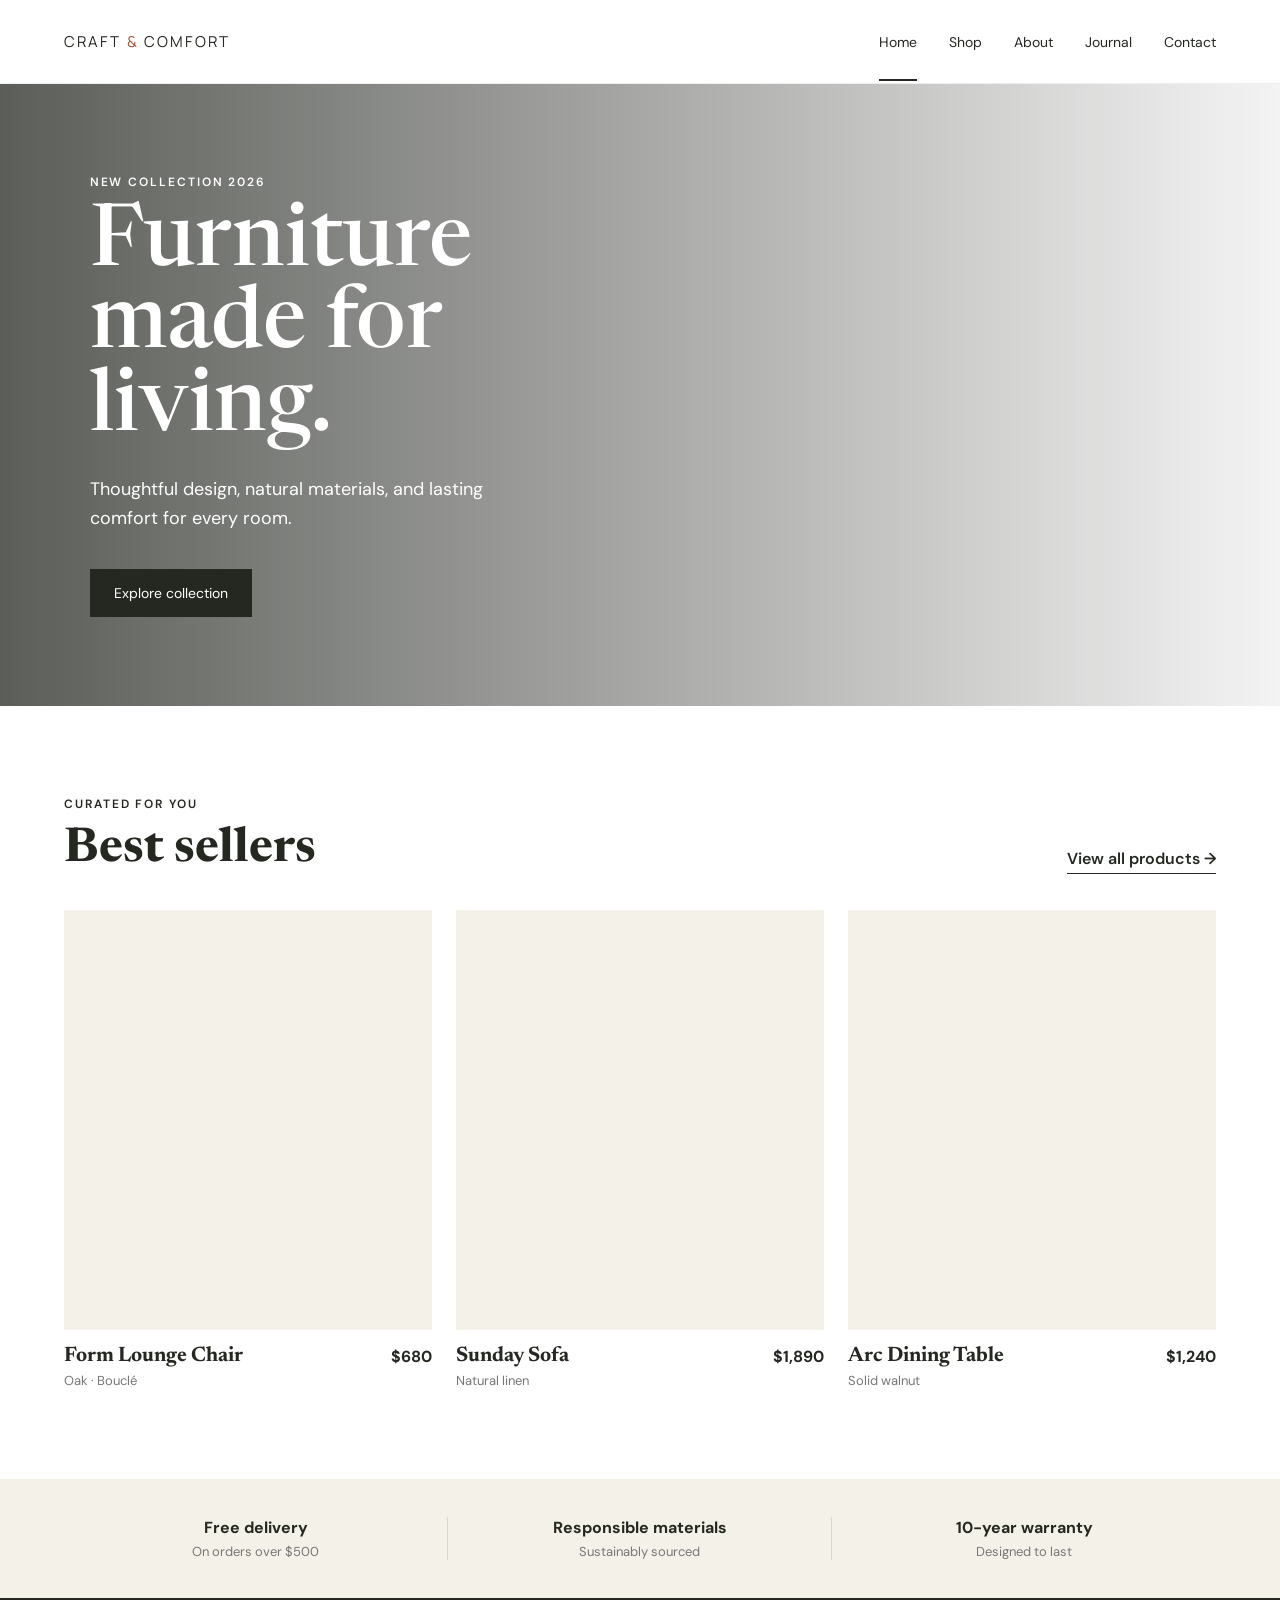
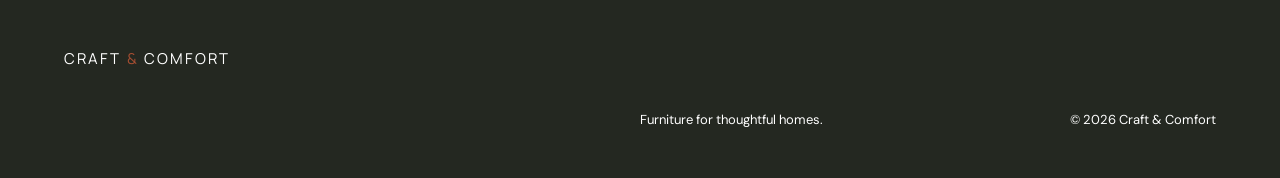
<file: index.html>
<!doctype html>
<html lang="en">
<head><meta charset="utf-8"><meta name="viewport" content="width=device-width,initial-scale=1"><meta name="description" content="Premium furniture for modern homes"><title>Craft & Comfort — Furniture</title><link rel="stylesheet" href="styles.css"></head>
<body>
<header class="header"><a class="logo" href="index.html">CRAFT <span>&amp;</span> COMFORT</a><button class="nav-toggle" aria-label="Toggle menu" aria-expanded="false">☰</button><nav class="nav"><a class="active" href="index.html">Home</a><a href="shop.html">Shop</a><a href="about.html">About</a><a href="blog.html">Journal</a><a href="contact.html">Contact</a></nav></header>
<main>
<section class="hero"><div class="hero-copy"><p class="eyebrow">NEW COLLECTION 2026</p><h1>Furniture made for living.</h1><p>Thoughtful design, natural materials, and lasting comfort for every room.</p><a class="button" href="shop.html">Explore collection</a></div></section>
<section class="section"><div class="section-heading"><div><p class="eyebrow">CURATED FOR YOU</p><h2>Best sellers</h2></div><a class="text-link" href="shop.html">View all products →</a></div><div class="grid products">
<article class="card"><a href="product.html"><div class="product-image chair"></div></a><div class="card-info"><div><h3>Form Lounge Chair</h3><p>Oak · Bouclé</p></div><strong>$680</strong></div></article>
<article class="card"><a href="product.html"><div class="product-image sofa"></div></a><div class="card-info"><div><h3>Sunday Sofa</h3><p>Natural linen</p></div><strong>$1,890</strong></div></article>
<article class="card"><a href="product.html"><div class="product-image table"></div></a><div class="card-info"><div><h3>Arc Dining Table</h3><p>Solid walnut</p></div><strong>$1,240</strong></div></article></div></section>
<section class="feature-strip"><div><strong>Free delivery</strong><span>On orders over $500</span></div><div><strong>Responsible materials</strong><span>Sustainably sourced</span></div><div><strong>10-year warranty</strong><span>Designed to last</span></div></section>
</main>
<footer class="footer"><a class="logo footer-logo" href="index.html">CRAFT <span>&amp;</span> COMFORT</a><p>Furniture for thoughtful homes.</p><p>© 2026 Craft &amp; Comfort</p></footer><script src="script.js"></script>
</body></html>
</file>
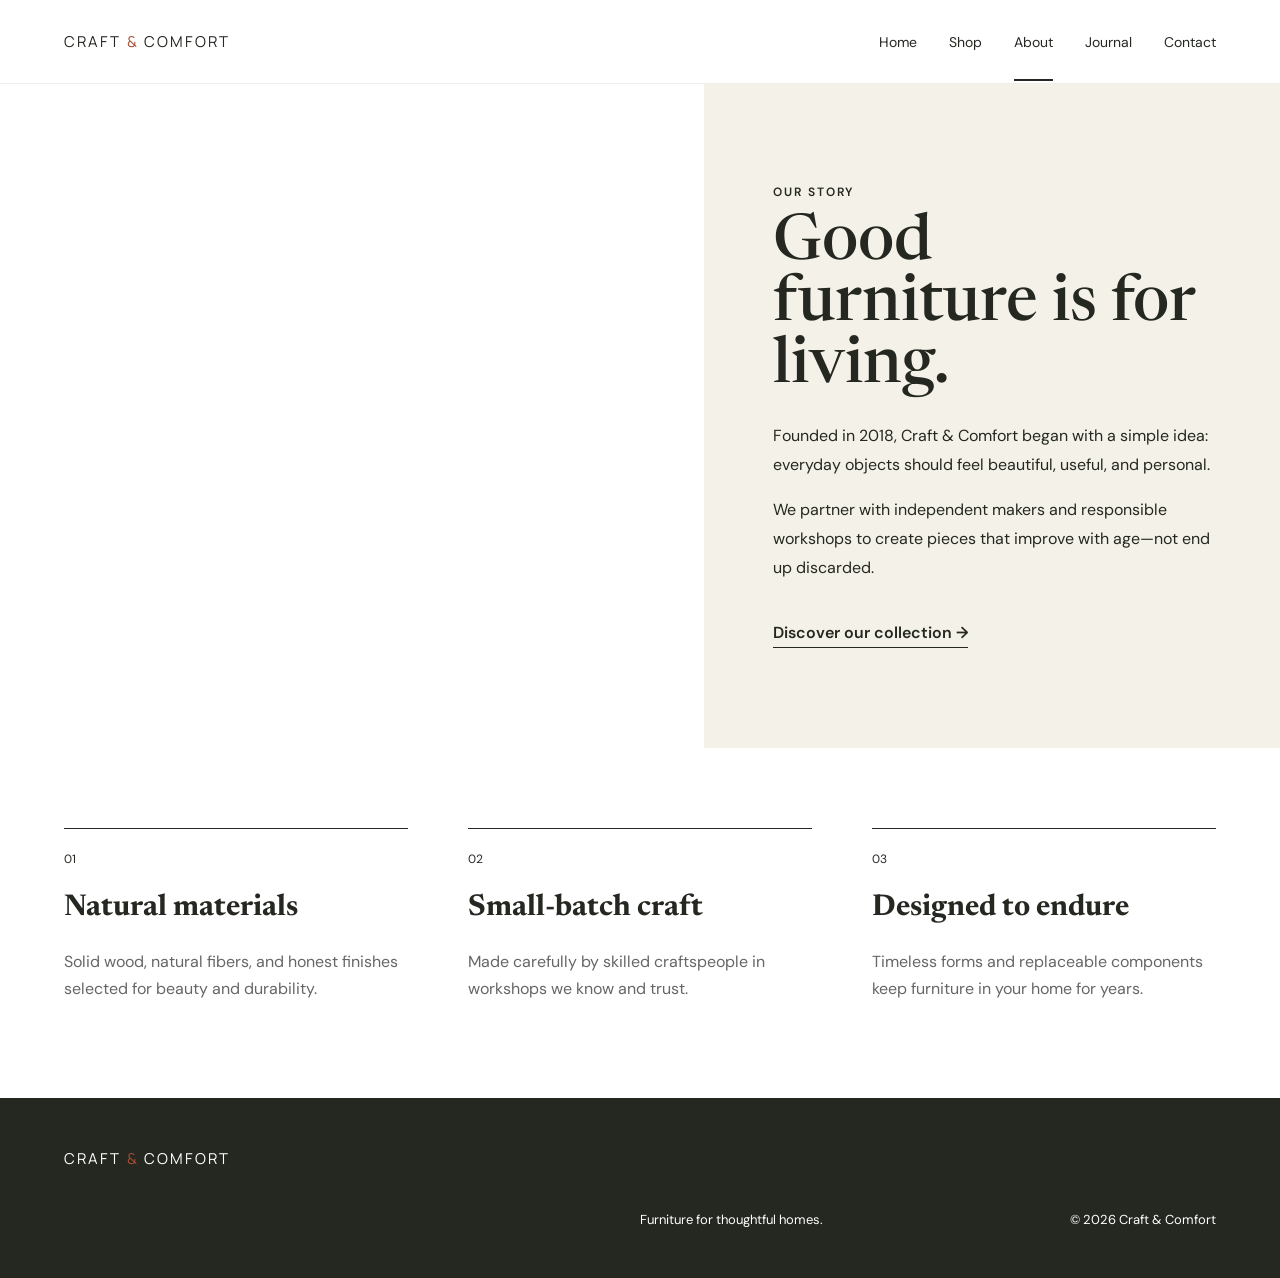
<file: about.html>
<!doctype html>
<html lang="en"><head><meta charset="utf-8"><meta name="viewport" content="width=device-width,initial-scale=1"><title>About — Craft & Comfort</title><link rel="stylesheet" href="styles.css"></head>
<body><header class="header"><a class="logo" href="index.html">CRAFT <span>&amp;</span> COMFORT</a><button class="nav-toggle" aria-label="Toggle menu" aria-expanded="false">☰</button><nav class="nav"><a href="index.html">Home</a><a href="shop.html">Shop</a><a class="active" href="about.html">About</a><a href="blog.html">Journal</a><a href="contact.html">Contact</a></nav></header>
<main><section class="story"><div class="story-image"></div><div class="story-copy"><p class="eyebrow">OUR STORY</p><h1>Good furniture is for living.</h1><p>Founded in 2018, Craft &amp; Comfort began with a simple idea: everyday objects should feel beautiful, useful, and personal.</p><p>We partner with independent makers and responsible workshops to create pieces that improve with age—not end up discarded.</p><a class="text-link" href="shop.html">Discover our collection →</a></div></section><section class="values"><article><span>01</span><h2>Natural materials</h2><p>Solid wood, natural fibers, and honest finishes selected for beauty and durability.</p></article><article><span>02</span><h2>Small-batch craft</h2><p>Made carefully by skilled craftspeople in workshops we know and trust.</p></article><article><span>03</span><h2>Designed to endure</h2><p>Timeless forms and replaceable components keep furniture in your home for years.</p></article></section></main>
<footer class="footer"><a class="logo footer-logo" href="index.html">CRAFT <span>&amp;</span> COMFORT</a><p>Furniture for thoughtful homes.</p><p>© 2026 Craft &amp; Comfort</p></footer><script src="script.js"></script></body></html>
</file>
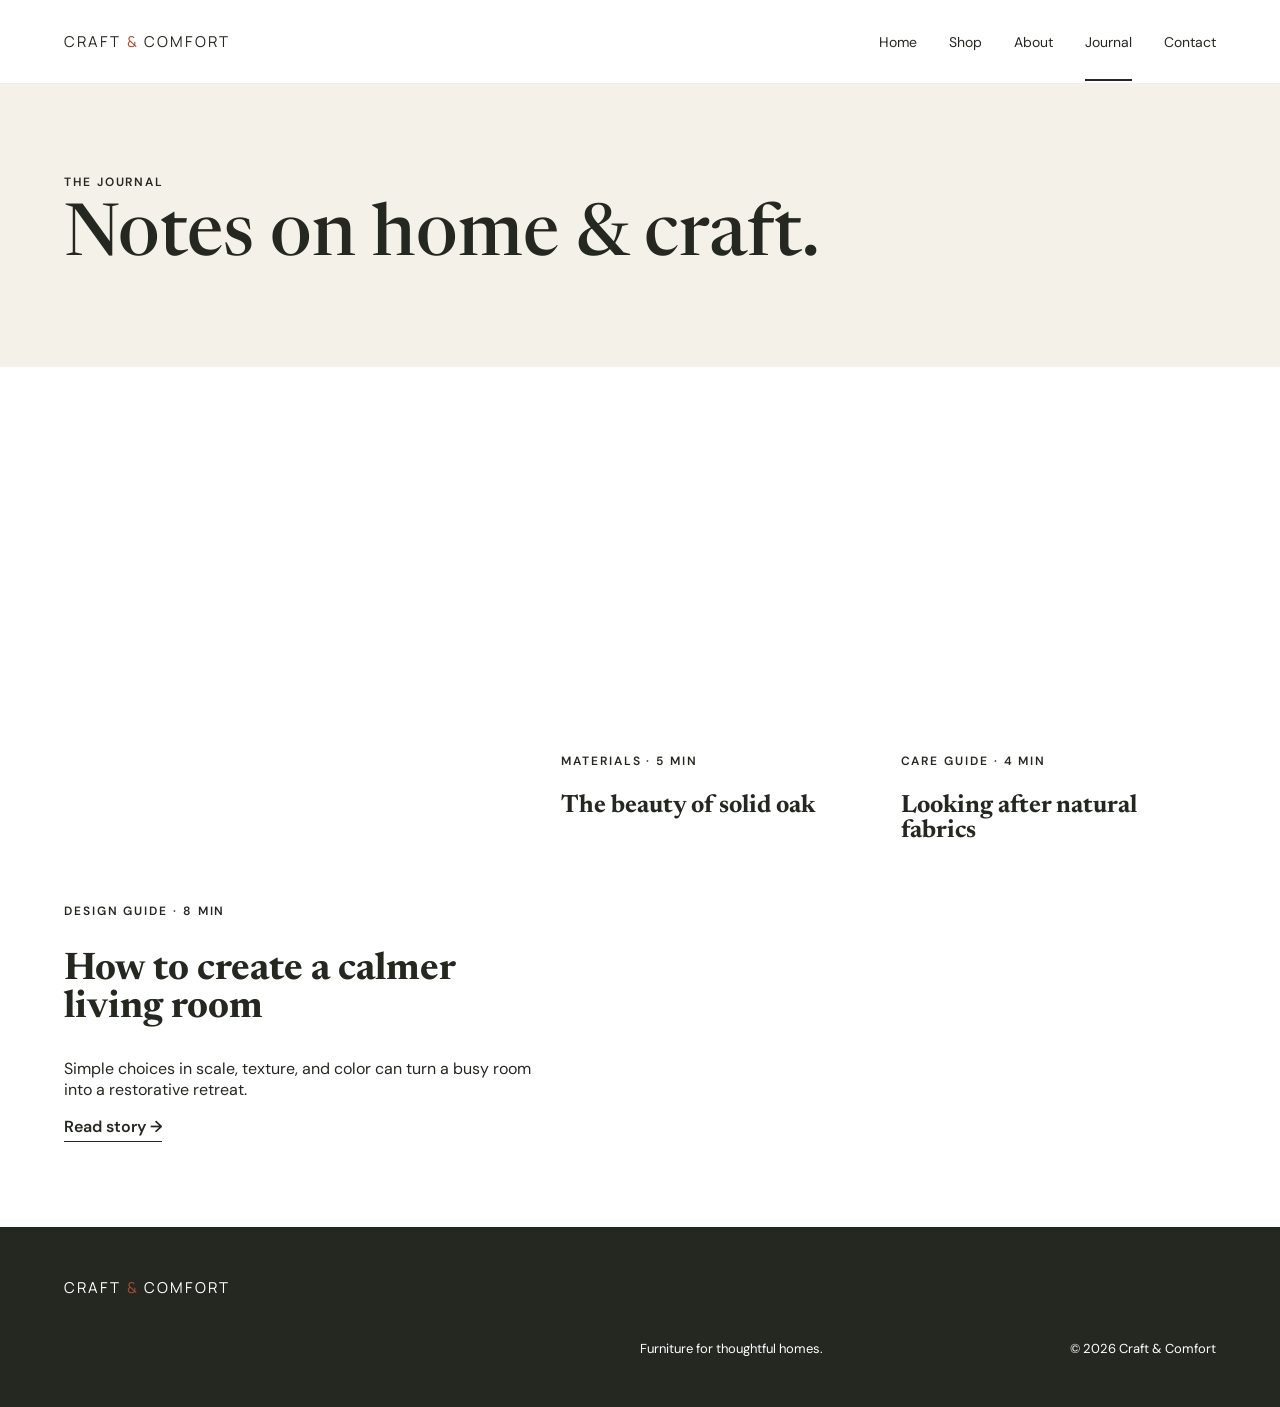
<file: blog.html>
<!doctype html>
<html lang="en"><head><meta charset="utf-8"><meta name="viewport" content="width=device-width,initial-scale=1"><title>Journal — Craft & Comfort</title><link rel="stylesheet" href="styles.css"></head>
<body><header class="header"><a class="logo" href="index.html">CRAFT <span>&amp;</span> COMFORT</a><button class="nav-toggle" aria-label="Toggle menu" aria-expanded="false">☰</button><nav class="nav"><a href="index.html">Home</a><a href="shop.html">Shop</a><a href="about.html">About</a><a class="active" href="blog.html">Journal</a><a href="contact.html">Contact</a></nav></header>
<main><section class="page-hero"><p class="eyebrow">THE JOURNAL</p><h1>Notes on home &amp; craft.</h1></section><section class="section"><div class="journal-grid"><article class="journal-card featured"><div class="journal-image journal-one"></div><div><p class="eyebrow">DESIGN GUIDE · 8 MIN</p><h2>How to create a calmer living room</h2><p>Simple choices in scale, texture, and color can turn a busy room into a restorative retreat.</p><a class="text-link" href="#">Read story →</a></div></article><article class="journal-card"><div class="journal-image journal-two"></div><p class="eyebrow">MATERIALS · 5 MIN</p><h3>The beauty of solid oak</h3></article><article class="journal-card"><div class="journal-image journal-three"></div><p class="eyebrow">CARE GUIDE · 4 MIN</p><h3>Looking after natural fabrics</h3></article></div></section></main>
<footer class="footer"><a class="logo footer-logo" href="index.html">CRAFT <span>&amp;</span> COMFORT</a><p>Furniture for thoughtful homes.</p><p>© 2026 Craft &amp; Comfort</p></footer><script src="script.js"></script></body></html>
</file>
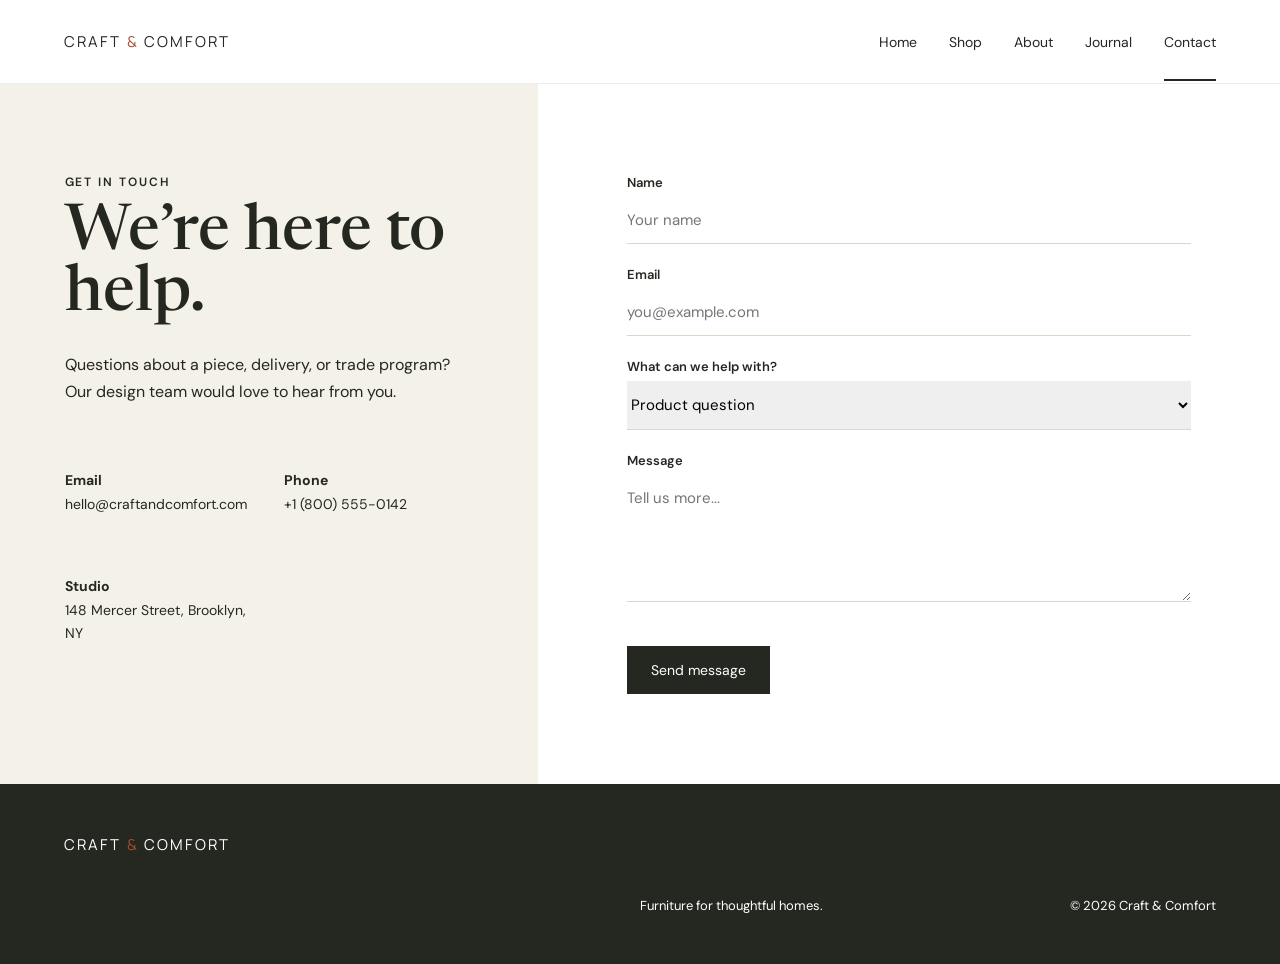
<file: contact.html>
<!doctype html>
<html lang="en"><head><meta charset="utf-8"><meta name="viewport" content="width=device-width,initial-scale=1"><title>Contact — Craft & Comfort</title><link rel="stylesheet" href="styles.css"></head>
<body><header class="header"><a class="logo" href="index.html">CRAFT <span>&amp;</span> COMFORT</a><button class="nav-toggle" aria-label="Toggle menu" aria-expanded="false">☰</button><nav class="nav"><a href="index.html">Home</a><a href="shop.html">Shop</a><a href="about.html">About</a><a href="blog.html">Journal</a><a class="active" href="contact.html">Contact</a></nav></header>
<main><section class="contact-page"><div class="contact-info"><p class="eyebrow">GET IN TOUCH</p><h1>We’re here to help.</h1><p>Questions about a piece, delivery, or trade program? Our design team would love to hear from you.</p><div class="contact-details"><p><strong>Email</strong><br>hello@craftandcomfort.com</p><p><strong>Phone</strong><br>+1 (800) 555-0142</p><p><strong>Studio</strong><br>148 Mercer Street, Brooklyn, NY</p></div></div><form class="contact-form"><label>Name<input type="text" name="name" placeholder="Your name" required></label><label>Email<input type="email" name="email" placeholder="you@example.com" required></label><label>What can we help with?<select name="topic"><option>Product question</option><option>Delivery &amp; returns</option><option>Trade program</option><option>Other</option></select></label><label>Message<textarea name="message" rows="5" placeholder="Tell us more..."></textarea></label><button class="button" type="submit">Send message</button></form></section></main>
<footer class="footer"><a class="logo footer-logo" href="index.html">CRAFT <span>&amp;</span> COMFORT</a><p>Furniture for thoughtful homes.</p><p>© 2026 Craft &amp; Comfort</p></footer><script src="script.js"></script></body></html>
</file>
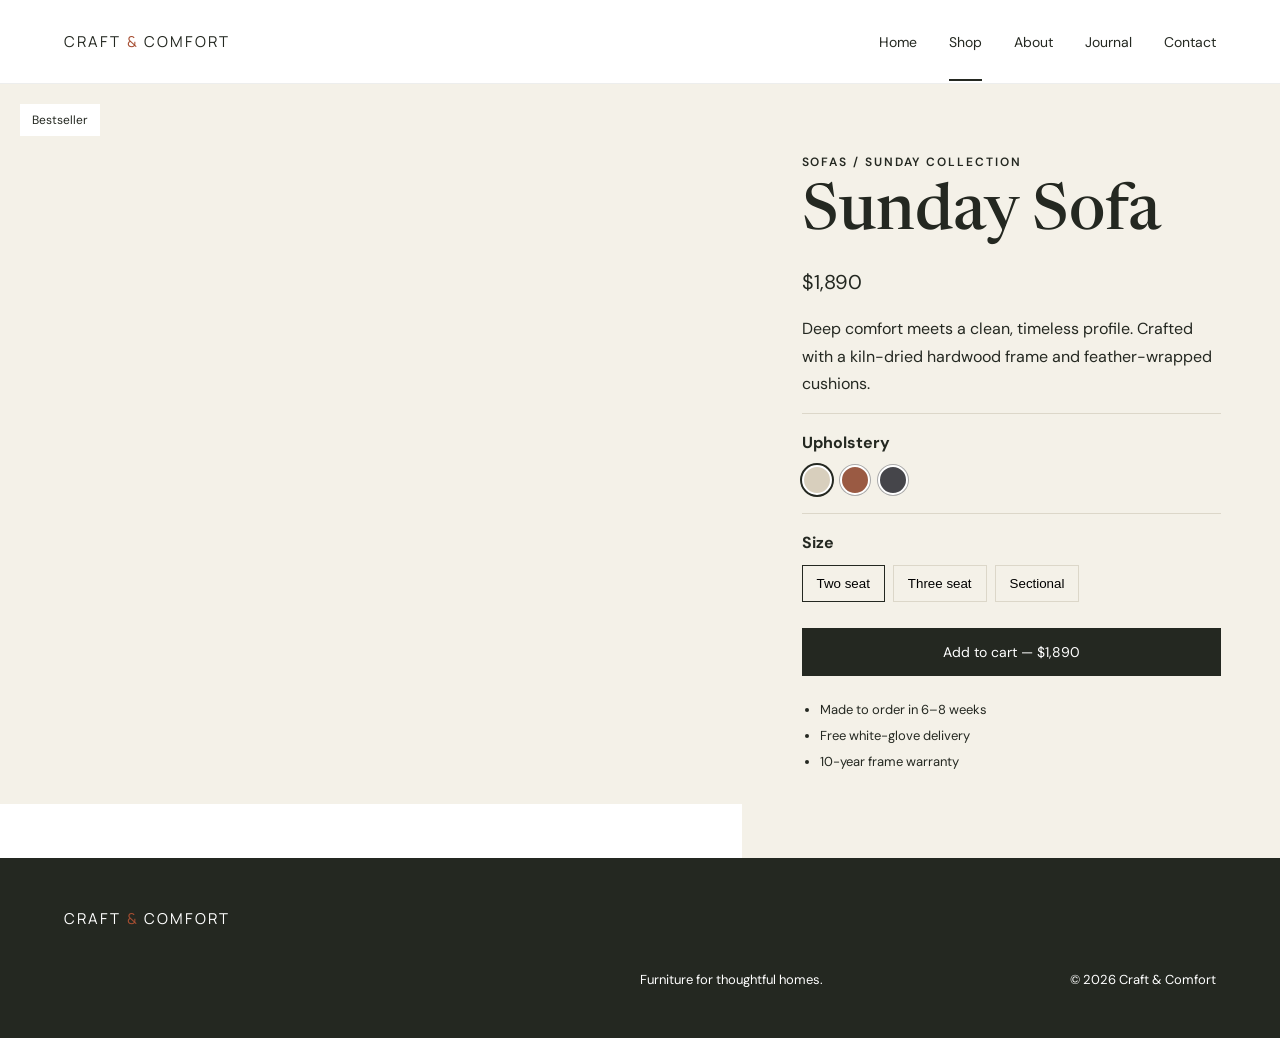
<file: product.html>
<!doctype html>
<html lang="en"><head><meta charset="utf-8"><meta name="viewport" content="width=device-width,initial-scale=1"><title>Sunday Sofa — Craft & Comfort</title><link rel="stylesheet" href="styles.css"></head>
<body><header class="header"><a class="logo" href="index.html">CRAFT <span>&amp;</span> COMFORT</a><button class="nav-toggle" aria-label="Toggle menu" aria-expanded="false">☰</button><nav class="nav"><a href="index.html">Home</a><a class="active" href="shop.html">Shop</a><a href="about.html">About</a><a href="blog.html">Journal</a><a href="contact.html">Contact</a></nav></header>
<main><section class="product-detail"><div class="detail-image sofa"><span class="badge">Bestseller</span></div><div class="detail-copy"><p class="eyebrow">SOFAS / SUNDAY COLLECTION</p><h1>Sunday Sofa</h1><p class="price">$1,890</p><p class="description">Deep comfort meets a clean, timeless profile. Crafted with a kiln-dried hardwood frame and feather-wrapped cushions.</p><div class="option"><strong>Upholstery</strong><div class="swatches"><button class="swatch cream active" aria-label="Natural linen"></button><button class="swatch rust" aria-label="Terracotta"></button><button class="swatch charcoal" aria-label="Charcoal"></button></div></div><div class="option"><strong>Size</strong><div class="sizes"><button class="active">Two seat</button><button>Three seat</button><button>Sectional</button></div></div><button class="button add-cart">Add to cart — $1,890</button><ul class="specs"><li>Made to order in 6–8 weeks</li><li>Free white-glove delivery</li><li>10-year frame warranty</li></ul></div></section></main>
<footer class="footer"><a class="logo footer-logo" href="index.html">CRAFT <span>&amp;</span> COMFORT</a><p>Furniture for thoughtful homes.</p><p>© 2026 Craft &amp; Comfort</p></footer><script src="script.js"></script></body></html>
</file>
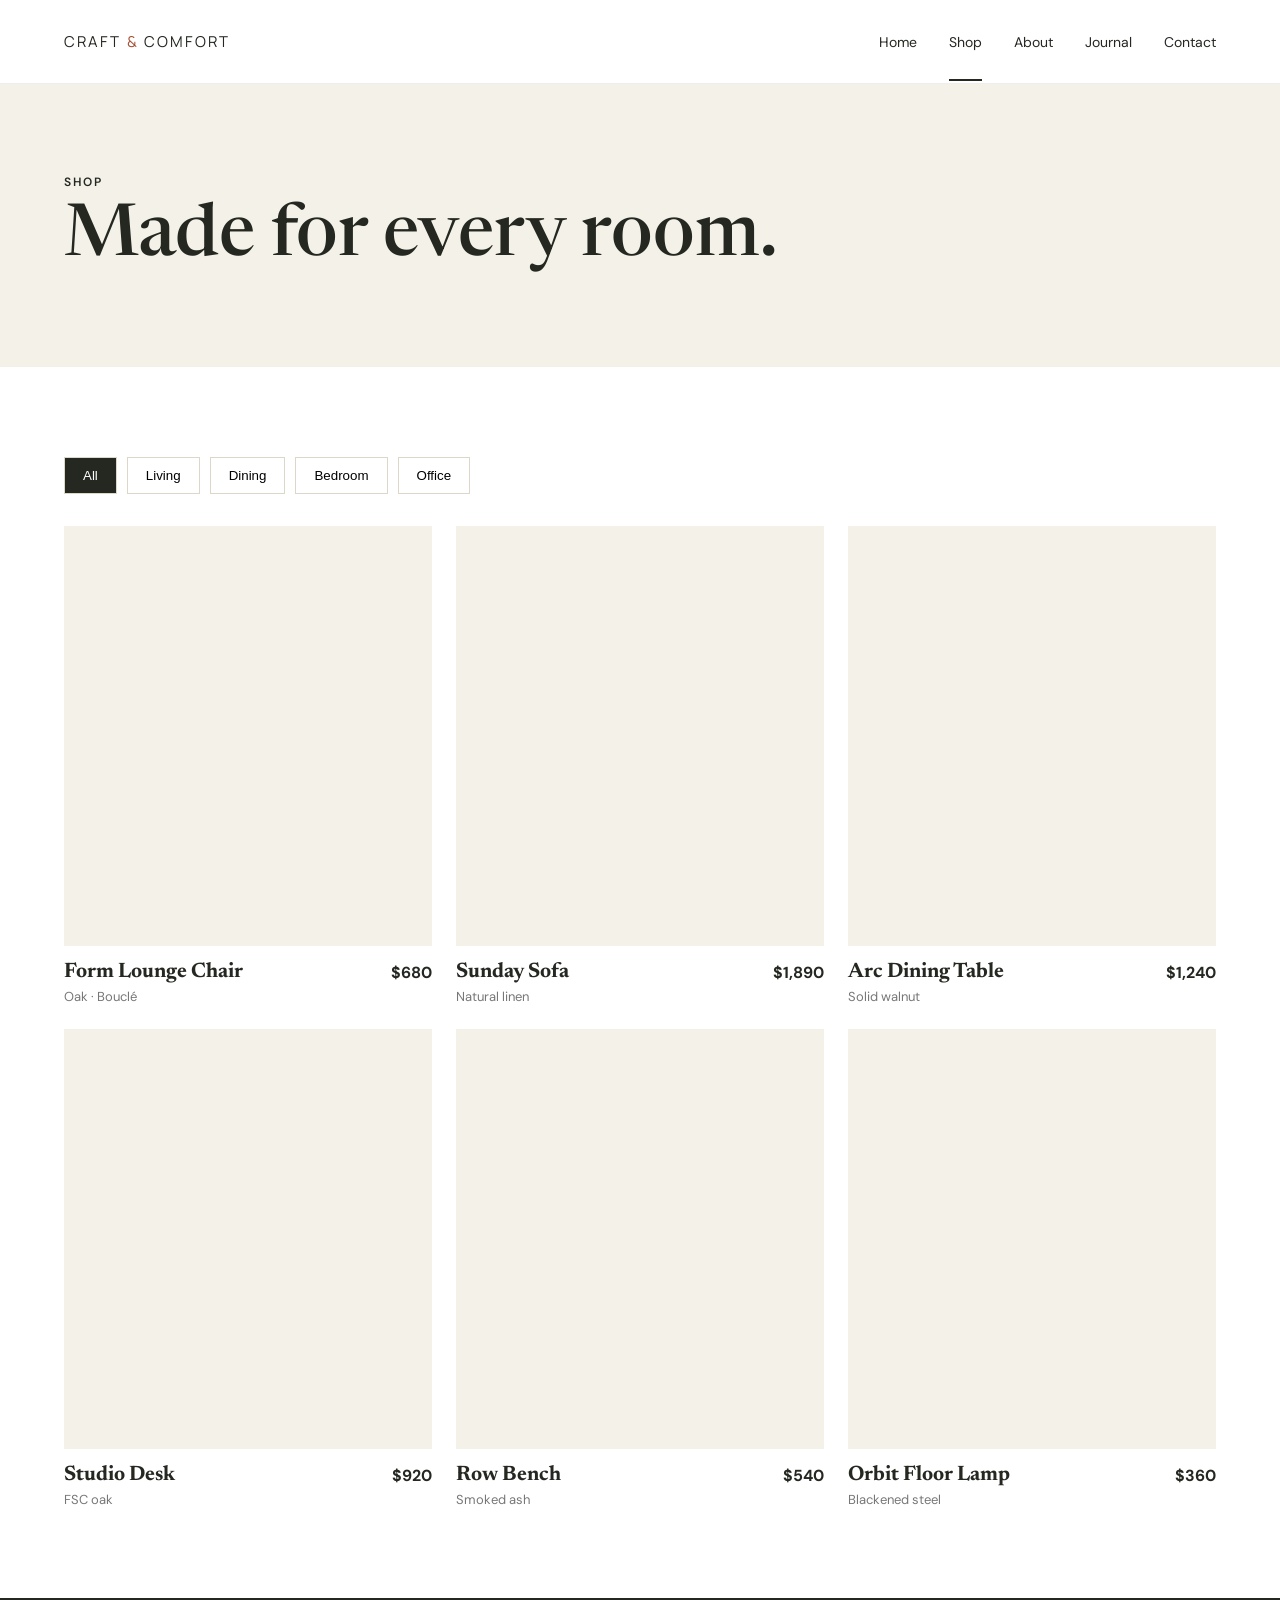
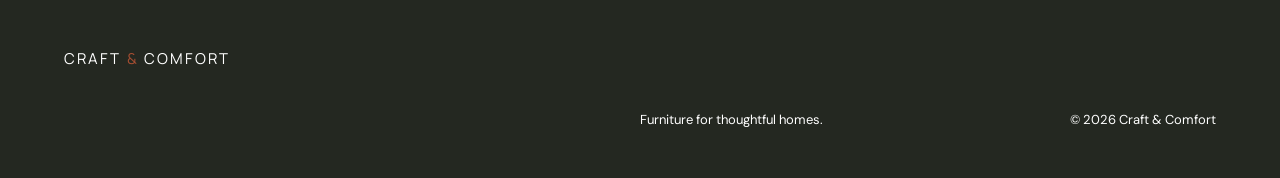
<file: shop.html>
<!doctype html>
<html lang="en"><head><meta charset="utf-8"><meta name="viewport" content="width=device-width,initial-scale=1"><title>Shop — Craft & Comfort</title><link rel="stylesheet" href="styles.css"></head>
<body><header class="header"><a class="logo" href="index.html">CRAFT <span>&amp;</span> COMFORT</a><button class="nav-toggle" aria-label="Toggle menu" aria-expanded="false">☰</button><nav class="nav"><a href="index.html">Home</a><a class="active" href="shop.html">Shop</a><a href="about.html">About</a><a href="blog.html">Journal</a><a href="contact.html">Contact</a></nav></header>
<main><section class="page-hero"><p class="eyebrow">SHOP</p><h1>Made for every room.</h1></section><section class="section"><div class="filters"><button class="active">All</button><button>Living</button><button>Dining</button><button>Bedroom</button><button>Office</button></div><div class="grid products">
<article class="card"><a href="product.html"><div class="product-image chair"></div></a><div class="card-info"><div><h3>Form Lounge Chair</h3><p>Oak · Bouclé</p></div><strong>$680</strong></div></article><article class="card"><a href="product.html"><div class="product-image sofa"></div></a><div class="card-info"><div><h3>Sunday Sofa</h3><p>Natural linen</p></div><strong>$1,890</strong></div></article><article class="card"><a href="product.html"><div class="product-image table"></div></a><div class="card-info"><div><h3>Arc Dining Table</h3><p>Solid walnut</p></div><strong>$1,240</strong></div></article><article class="card"><a href="product.html"><div class="product-image desk"></div></a><div class="card-info"><div><h3>Studio Desk</h3><p>FSC oak</p></div><strong>$920</strong></div></article><article class="card"><a href="product.html"><div class="product-image bench"></div></a><div class="card-info"><div><h3>Row Bench</h3><p>Smoked ash</p></div><strong>$540</strong></div></article><article class="card"><a href="product.html"><div class="product-image lamp"></div></a><div class="card-info"><div><h3>Orbit Floor Lamp</h3><p>Blackened steel</p></div><strong>$360</strong></div></article></div></section></main>
<footer class="footer"><a class="logo footer-logo" href="index.html">CRAFT <span>&amp;</span> COMFORT</a><p>Furniture for thoughtful homes.</p><p>© 2026 Craft &amp; Comfort</p></footer><script src="script.js"></script></body></html>
</file>
<file: styles.css>
@import url('https://fonts.googleapis.com/css2?family=DM+Sans:wght@400;500;600&family=Manrope:wght@600&family=Newsreader:opsz,wght@6..72,500&display=swap');
:root{--ink:#242821;--cream:#f4f1e8;--warm:#dcd7c9;--accent:#a64e32;--white:#fff}*{box-sizing:border-box}html{scroll-behavior:smooth}body{margin:0;color:var(--ink);font-family:"DM Sans",sans-serif}a{color:inherit;text-decoration:none}.header{height:84px;padding:0 5%;display:flex;align-items:center;justify-content:space-between;border-bottom:1px solid rgba(36,40,33,.08);position:relative}.logo{font-family:"Manrope",sans-serif;font-size:15px;letter-spacing:.14em}.logo span{color:var(--accent)}.nav{display:flex;gap:32px;font-size:14px}.nav a{padding:31px 0 28px;border-bottom:2px solid transparent}.nav a.active,.nav a:hover{border-bottom-color:var(--ink)}.nav-toggle{display:none;border:0;background:none;font-size:24px}.hero{min-height:620px;background:linear-gradient(90deg,rgba(28,31,25,.72),rgba(28,31,25,.05)),url('https://images.unsplash.com/photo-1600210492486-724fe5c67fb0?auto=format&fit=crop&w=1800&q=85') center/cover;display:flex;align-items:center;padding:7%}.hero-copy{max-width:560px;color:white}.eyebrow{font-size:12px;font-weight:600;letter-spacing:.16em;margin:0 0 14px}.hero h1,.page-hero h1,.story h1,.contact-info h1,.detail-copy h1{font-family:"Newsreader",serif;font-size:clamp(52px,7vw,86px);line-height:.96;font-weight:500;margin:0 0 24px}.hero-copy>p:not(.eyebrow){max-width:450px;font-size:18px;line-height:1.6}.button{display:inline-block;border:0;background:var(--ink);color:white;padding:15px 24px;font-family:inherit;font-size:14px;cursor:pointer;margin-top:18px}.button:hover{background:var(--accent)}.section{padding:90px 5%}.section-heading{display:flex;justify-content:space-between;align-items:flex-end;margin-bottom:36px}.section-heading h2{font-family:"Newsreader",serif;font-size:48px;margin:0}.text-link{font-weight:600;border-bottom:1px solid var(--ink);padding-bottom:4px}.grid{display:grid;gap:24px}.products{grid-template-columns:repeat(3,1fr)}.product-image,.detail-image{height:420px;background-color:var(--cream);background-size:cover;background-position:center}.card-info{display:flex;justify-content:space-between;padding-top:16px}.card-info h3{font-family:"Newsreader",serif;font-size:21px;margin:0 0 5px}.card-info p{margin:0;color:#777;font-size:13px}.chair{background-image:url('https://images.unsplash.com/photo-1598300042247-d088f8ab3a91?auto=format&fit=crop&w=900&q=85')}.sofa{background-image:url('https://images.unsplash.com/photo-1555041469-a586c61ea9bc?auto=format&fit=crop&w=900&q=85')}.table{background-image:url('https://images.unsplash.com/photo-1577140917170-285929fb55b7?auto=format&fit=crop&w=900&q=85')}.desk{background-image:url('https://images.unsplash.com/photo-1518455027359-f3f8164ba6bd?auto=format&fit=crop&w=900&q=85')}.bench{background-image:url('https://images.unsplash.com/photo-1538688423619-a81d3f23454b?auto=format&fit=crop&w=900&q=85')}.lamp{background-image:url('https://images.unsplash.com/photo-1507473885765-e6ed057f782c?auto=format&fit=crop&w=900&q=85')}.feature-strip{background:var(--cream);display:grid;grid-template-columns:repeat(3,1fr);padding:38px 5%;text-align:center}.feature-strip div{display:flex;flex-direction:column;gap:5px;border-right:1px solid var(--warm)}.feature-strip div:last-child{border:0}.feature-strip span{font-size:13px;color:#777}.footer{min-height:180px;background:var(--ink);color:white;padding:50px 5%;display:grid;grid-template-columns:2fr 1fr 1fr;align-items:end}.footer p{font-size:13px;margin:0}.footer-logo{align-self:start}.footer p:last-child{text-align:right}.page-hero{background:var(--cream);padding:90px 5% 70px}.page-hero h1{font-size:72px}.filters{display:flex;gap:10px;margin-bottom:32px}.filters button{border:1px solid var(--warm);background:white;padding:10px 18px}.filters button.active{background:var(--ink);color:white}.product-detail{display:grid;grid-template-columns:58% 42%;min-height:720px}.detail-image{height:720px;position:relative}.badge{position:absolute;top:20px;left:20px;background:white;padding:8px 12px;font-size:12px}.detail-copy{padding:70px 11%;background:var(--cream)}.detail-copy h1{font-size:64px}.price{font-size:20px}.description{line-height:1.7}.option{border-top:1px solid var(--warm);padding:18px 0}.swatches,.sizes{display:flex;gap:8px;margin-top:12px}.swatch{width:30px;height:30px;border-radius:50%;border:2px solid white;box-shadow:0 0 0 1px #aaa}.swatch.active{box-shadow:0 0 0 2px var(--ink)}.cream{background:#d8cfbd}.rust{background:#9a5a43}.charcoal{background:#45454a}.sizes button{border:1px solid var(--warm);background:transparent;padding:10px 14px}.sizes button.active{border-color:var(--ink)}.add-cart{width:100%;margin:8px 0}.specs{padding-left:18px;font-size:13px;line-height:2}.story{display:grid;grid-template-columns:55% 45%;min-height:650px}.story-image{background:url('https://images.unsplash.com/photo-1618221195710-dd6b41faaea6?auto=format&fit=crop&w=1200&q=85') center/cover}.story-copy{padding:100px 12%;background:var(--cream)}.story-copy h1{font-size:64px}.story-copy>p:not(.eyebrow){line-height:1.8}.story-copy .text-link{display:inline-block;margin-top:24px}.values{display:grid;grid-template-columns:repeat(3,1fr);padding:80px 5%;gap:60px}.values article{border-top:1px solid var(--ink);padding-top:18px}.values span{font-size:12px}.values h2{font-family:"Newsreader",serif;font-size:30px}.values p{color:#666;line-height:1.7}.journal-grid{display:grid;grid-template-columns:1.5fr 1fr 1fr;gap:24px}.journal-image{height:280px;background-size:cover;background-position:center;margin-bottom:16px}.featured .journal-image{height:430px}.journal-one{background-image:url('https://images.unsplash.com/photo-1600566753086-00f18fb6b3ea?auto=format&fit=crop&w=1000&q=85')}.journal-two{background-image:url('https://images.unsplash.com/photo-1523413651479-597eb2da0ad6?auto=format&fit=crop&w=800&q=85')}.journal-three{background-image:url('https://images.unsplash.com/photo-1586023492125-27b2c045efd7?auto=format&fit=crop&w=800&q=85')}.journal-card h2{font-family:"Newsreader",serif;font-size:38px}.journal-card h3{font-family:"Newsreader",serif;font-size:25px}.contact-page{display:grid;grid-template-columns:42% 58%;min-height:650px}.contact-info{padding:90px 12%;background:var(--cream)}.contact-info h1{font-size:64px}.contact-info>p:not(.eyebrow){line-height:1.7}.contact-details{display:grid;grid-template-columns:1fr 1fr;margin-top:50px;gap:30px}.contact-details p{font-size:14px;line-height:1.7}.contact-form{padding:90px 12%;display:flex;flex-direction:column;gap:22px}.contact-form label{font-size:13px;font-weight:600}.contact-form input,.contact-form select,.contact-form textarea{width:100%;border:0;border-bottom:1px solid var(--warm);padding:13px 0;font-family:inherit;font-size:15px;margin-top:6px}.contact-form textarea{resize:vertical}.contact-form .button{align-self:flex-start}
@media(max-width:900px){.header{height:72px}.nav-toggle{display:block}.nav{display:none;position:absolute;top:72px;left:0;right:0;background:white;padding:20px 5%;flex-direction:column;gap:0}.nav.open{display:flex}.nav a{padding:14px 0}.hero{min-height:540px}.products{grid-template-columns:repeat(2,1fr)}.feature-strip{grid-template-columns:1fr}.feature-strip div{border-right:0;border-bottom:1px solid var(--warm);padding:16px}.product-detail,.story,.contact-page{grid-template-columns:1fr}.detail-image{height:520px}.detail-copy,.story-copy,.contact-info,.contact-form{padding:50px 7%}.story-image{min-height:480px}.values{gap:30px}.journal-grid{grid-template-columns:1fr 1fr}.journal-card.featured{grid-column:1/-1}}
@media(max-width:600px){.hero{padding:7%;align-items:flex-end;padding-bottom:50px}.hero h1{font-size:52px}.section{padding:60px 5%}.section-heading h2{font-size:38px}.section-heading .text-link{display:none}.products{grid-template-columns:1fr}.product-image{height:390px}.footer{grid-template-columns:1fr;gap:30px}.footer p:last-child{text-align:left}.page-hero h1{font-size:48px}.filters{overflow-x:auto}.filters button{white-space:nowrap}.detail-image{height:420px}.detail-copy h1,.story-copy h1,.contact-info h1{font-size:48px}.values{grid-template-columns:1fr}.journal-grid{grid-template-columns:1fr}.story-image{min-height:380px}.contact-details{grid-template-columns:1fr}}
</file>
